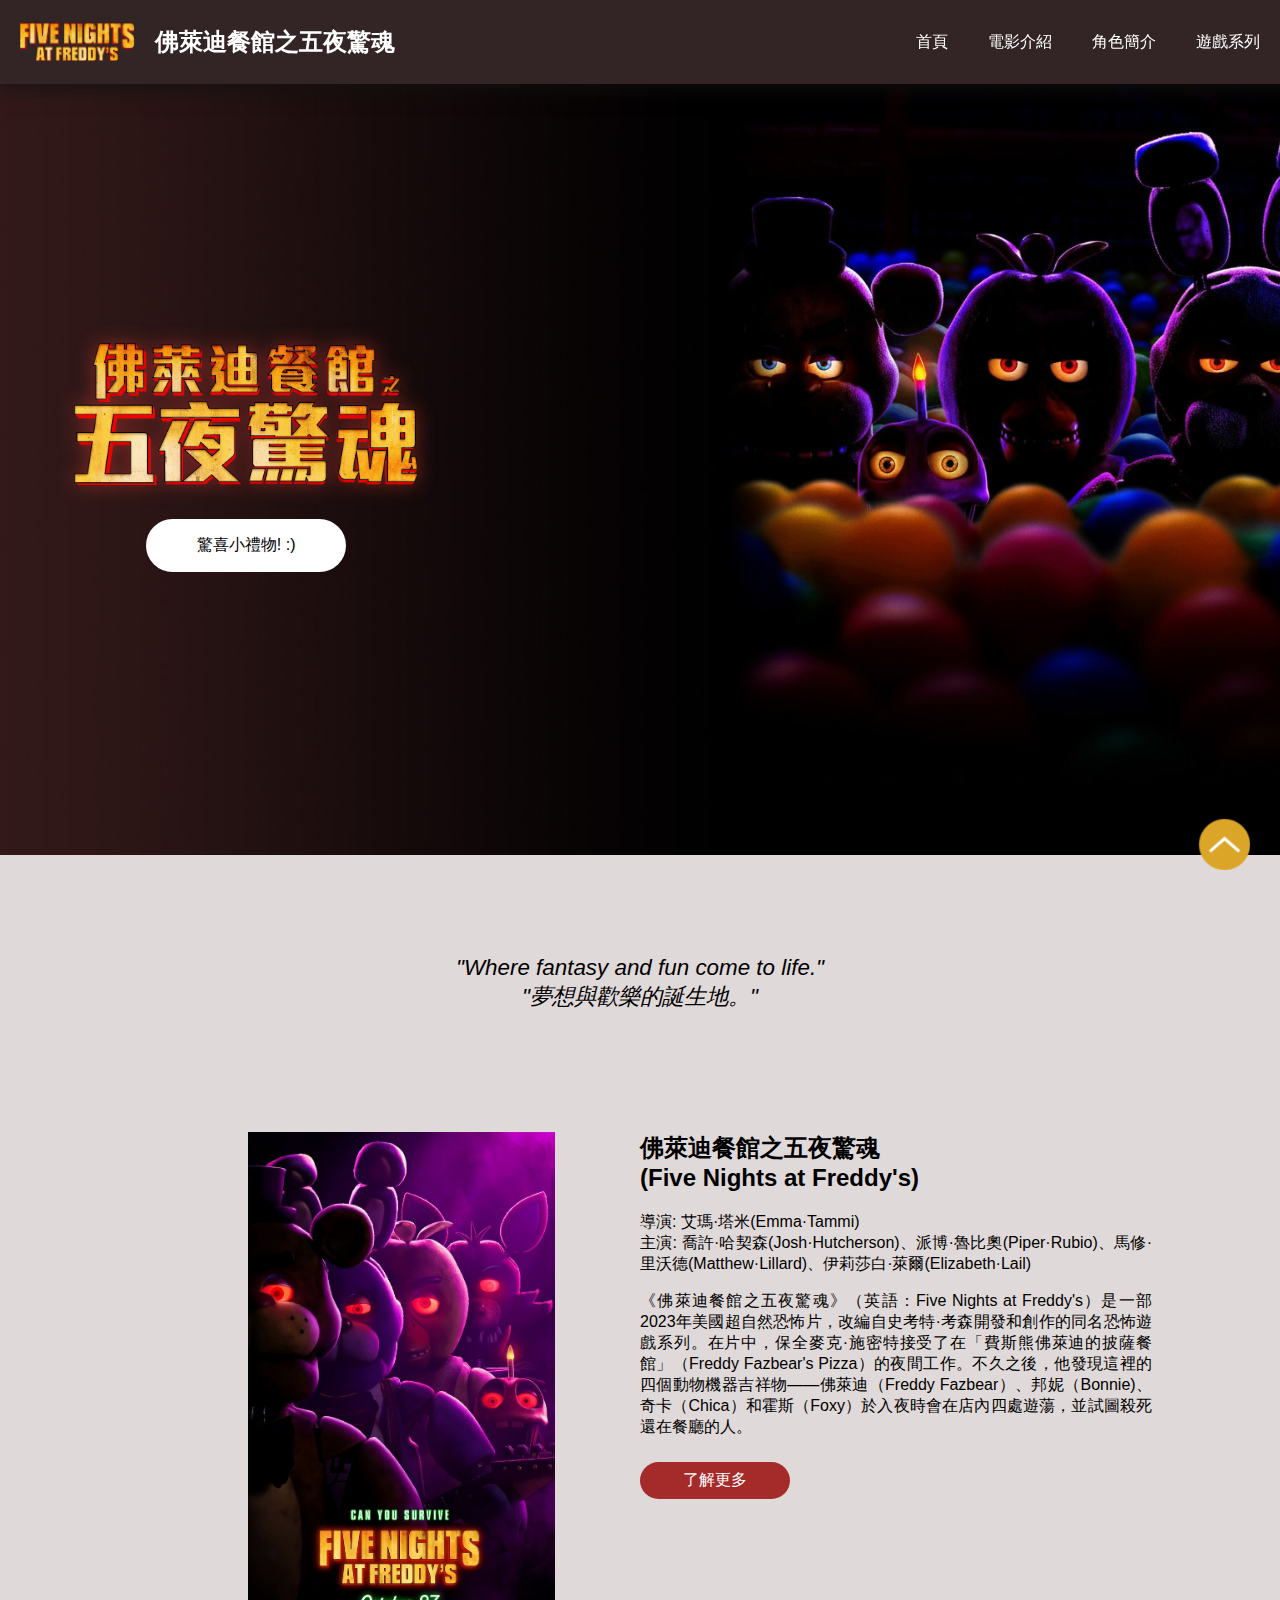
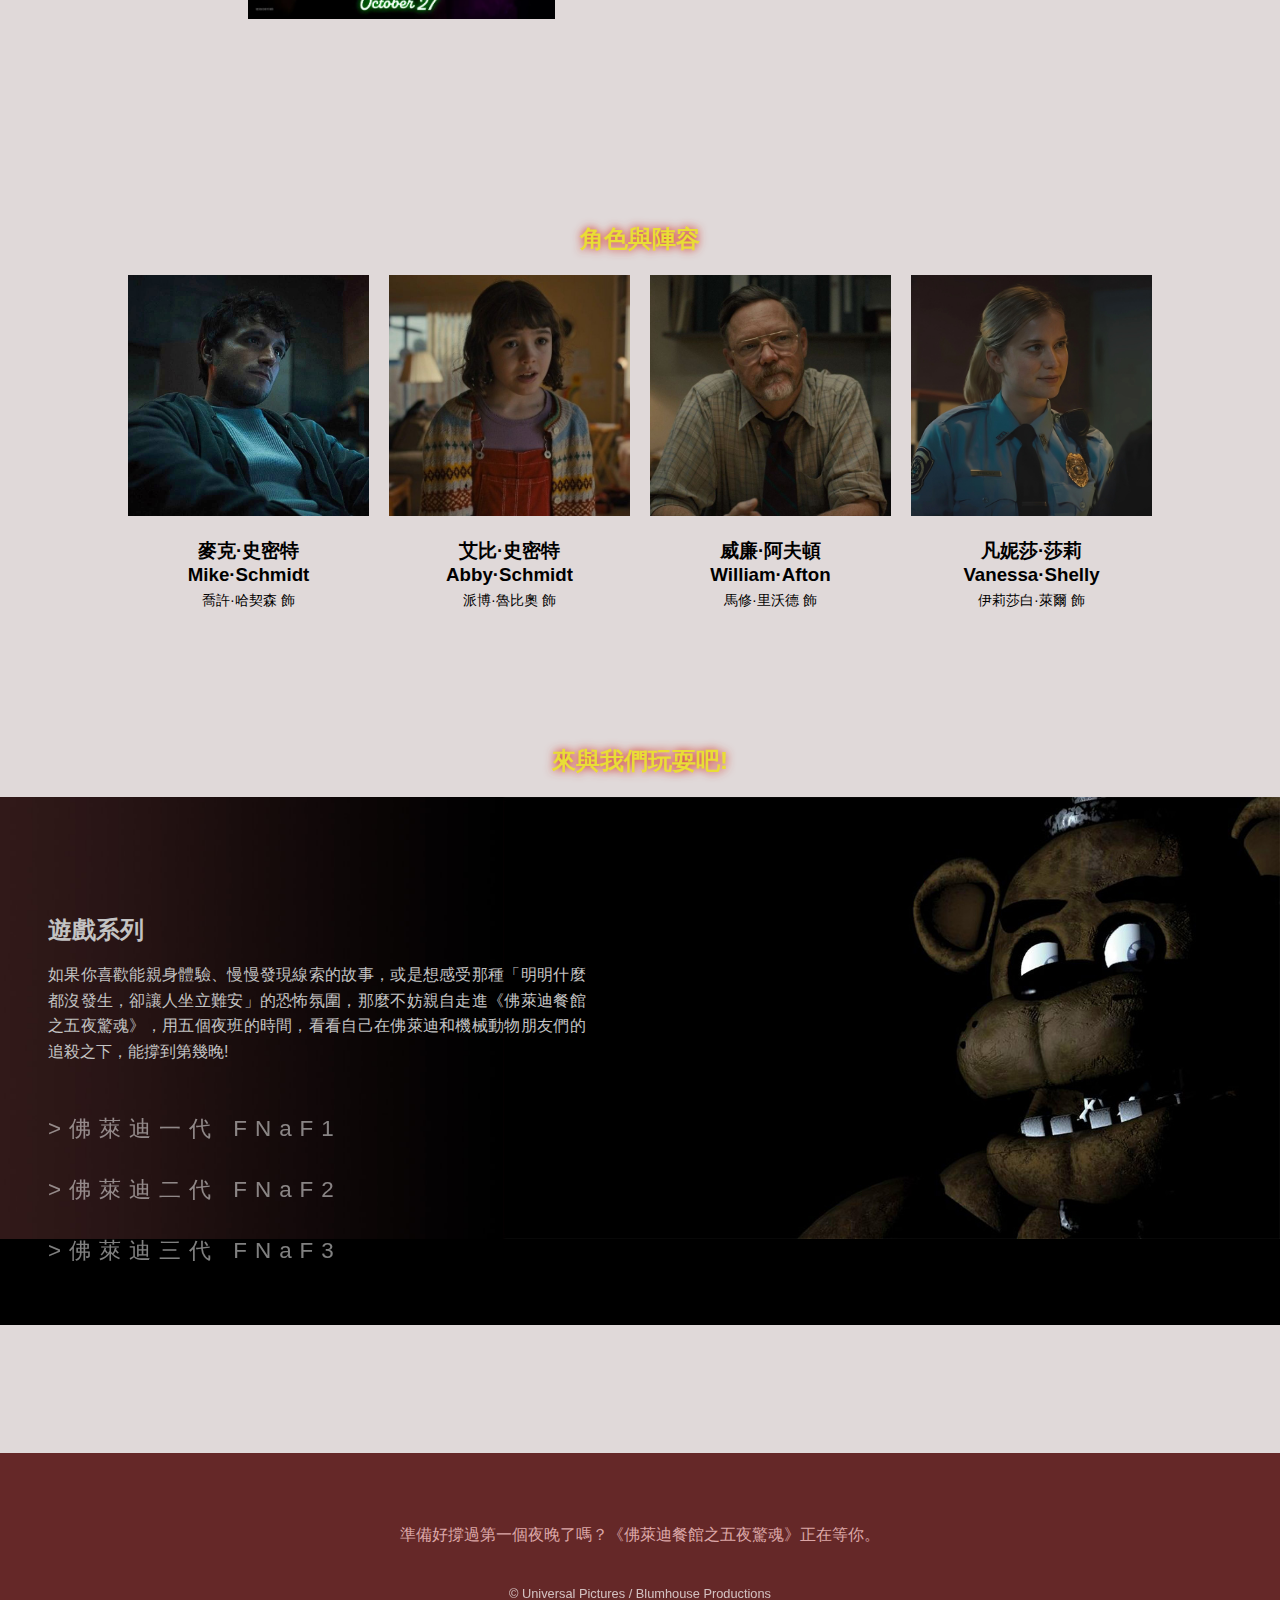
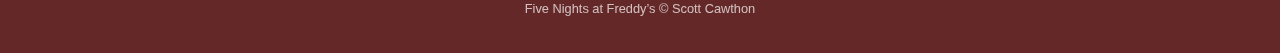
<file: index.html>
<!DOCTYPE html>
<html lang="TW">

<head>
    <meta charset="UTF-8">
    <meta name="viewport" content="width=device-width, initial-scale=1.0">
    <title>Five Nights at Freddy's</title>
    <link rel="stylesheet" href="style.css?1.0">
</head>

<body>
    <div class="container">
        <div class="header">
            <div class="title">
                <img src="img/logotype.png" alt="Five Nights at Freddy's Logo" onClick="window.open('index.html','_self')">
                <h1>佛萊迪餐館之五夜驚魂</h1>
            </div>
            <div class="buttons">
                <a href="index.html">首頁</a>
                <a href="page/about.html">電影介紹</a>
                <a href="page/character.html">角色簡介</a>
                <a href="#game_sec">遊戲系列</a>
            </div>
        </div>


        <div class="visual">
            <div class="textarea">
                <div class="logotype">
                    <img src="img/tw-logotype.png" alt="佛萊迪餐館之五夜驚魂">
                </div>

                <div class="gamelink"
                    onClick="window.open('page/jumpscare.html','_blank')">
                    <p>驚喜小禮物! :)</p>
                </div>
            </div>
            <div class="void_visual"></div>
        </div>
    </div>


    <div class="content">
        <div class="intro">
            <i>"Where fantasy and fun come to life."</i>
            <br>
            <i>"夢想與歡樂的誕生地。"</i>
        </div>

        <div class="about">
            <div class="imgarea">
                <img src="img/movie_poster.jpg" alt="fnaf movie poster">
            </div>
            <div class="textarea">
                <h2>佛萊迪餐館之五夜驚魂<br>(Five Nights at Freddy's)</h2>
                <p>導演: 艾瑪·塔米(Emma·Tammi)<br>主演:
                    喬許·哈契森(Josh·Hutcherson)、派博·魯比奧(Piper·Rubio)、馬修·里沃德(Matthew·Lillard)、伊莉莎白·萊爾(Elizabeth·Lail)</p>
                <p>《佛萊迪餐館之五夜驚魂》（英語：Five Nights at
                    Freddy's）是一部2023年美國超自然恐怖片，改編自史考特·考森開發和創作的同名恐怖遊戲系列。在片中，保全麥克·施密特接受了在「費斯熊佛萊迪的披薩餐館」（Freddy Fazbear's
                    Pizza）的夜間工作。不久之後，他發現這裡的四個動物機器吉祥物——佛萊迪（Freddy Fazbear）、邦妮（Bonnie)、
                    奇卡（Chica）和霍斯（Foxy）於入夜時會在店內四處遊蕩，並試圖殺死還在餐廳的人。</p>

                <div class="buttonarea" onClick="window.open('page/about.html','_self')">
                    <div class="btn-item">
                        <p>了解更多</p>
                    </div>
                </div>
            </div>

        </div>
        <div class="character">
            <div class="title">
                <h2>角色與陣容</h2>
            </div>
            <div class="imgarea">
                <div class="char-item">
                    <a href="page/character.html#mike">
                        <img src="img/mike.jpg" alt="mike schmidt">
                    </a>
                    <h3>麥克·史密特<br>Mike·Schmidt</h3>
                    <p>喬許·哈契森 飾</p>
                </div>
                <div class="char-item">
                    <a href="page/character.html#abby">
                        <img src="img/abby.jpg" alt="abby schmidt">
                    </a>
                    <h3>艾比·史密特<br>Abby·Schmidt</h3>
                    <p>派博·魯比奧 飾</p>
                </div>
                <div class="char-item">
                    <a href="page/character.html#william">
                        <img src="img/william.jpg" alt="william afton">
                    </a>
                    <h3>威廉·阿夫頓<br>William·Afton</h3>
                    <p>馬修·里沃德 飾</p>
                </div>
                <div class="char-item">
                    <a href="page/character.html#vanessa">
                        <img src="img/vanessa.jpg" alt="vanessa shelly">
                    </a>
                    <h3>凡妮莎·莎莉<br>Vanessa·Shelly</h3>
                    <p>伊莉莎白·萊爾 飾</p>
                </div>
            </div>
        </div>
    </div>

    <div id="game_sec"></div>

    <div class="content_full">
        <div class="game">
            <div class="title">
                <h2>來與我們玩耍吧!</h2>
            </div>
            <div class="gamelist">
                <div class="buttonarea">

                    <div class="textarea">
                        <h2>遊戲系列</h2>
                        <p>如果你喜歡能親身體驗、慢慢發現線索的故事，或是想感受那種「明明什麼都沒發生，卻讓人坐立難安」的恐怖氛圍，那麼不妨親自走進《佛萊迪餐館之五夜驚魂》，用五個夜班的時間，看看自己在佛萊迪和機械動物朋友們的追殺之下，能撐到第幾晚!
                        </p>
                    </div>
                    <div class="btn-item x1" onClick="window.open('https://store.steampowered.com/app/319510/Five_Nights_at_Freddys/?l=tchinese','_blank')">
                        <p>>佛萊迪一代 FNaF1</p>
                    </div>
                    <div class="btn-item x2" onClick="window.open('https://store.steampowered.com/app/332800/Five_Nights_at_Freddys_2/?l=tchinese','_blank')">
                        <p>>佛萊迪二代 FNaF2</p>
                    </div>
                    <div class="btn-item x3" onClick="window.open('https://store.steampowered.com/app/354140/Five_Nights_at_Freddys_3/?l=tchinese','_blank')">
                        <p>>佛萊迪三代 FNaF3</p>
                    </div>
                </div>

            </div>
        </div>
    </div>

    <div class="container">
        <div class="footer">
            <div class="text-item y1">
                <p>準備好撐過第一個夜晚了嗎？《佛萊迪餐館之五夜驚魂》正在等你。</p>
            </div>
            <div class="text-item y2">
                <p>© Universal Pictures / Blumhouse Productions<br>Five Nights at Freddy’s © Scott Cawthon</p>
            </div>


        </div>
    </div>

    <div class="top">
        <a href="#top"><img src="img/arrow.png" alt="to top icon"></a>
    </div>

</body>

</html>
</file>
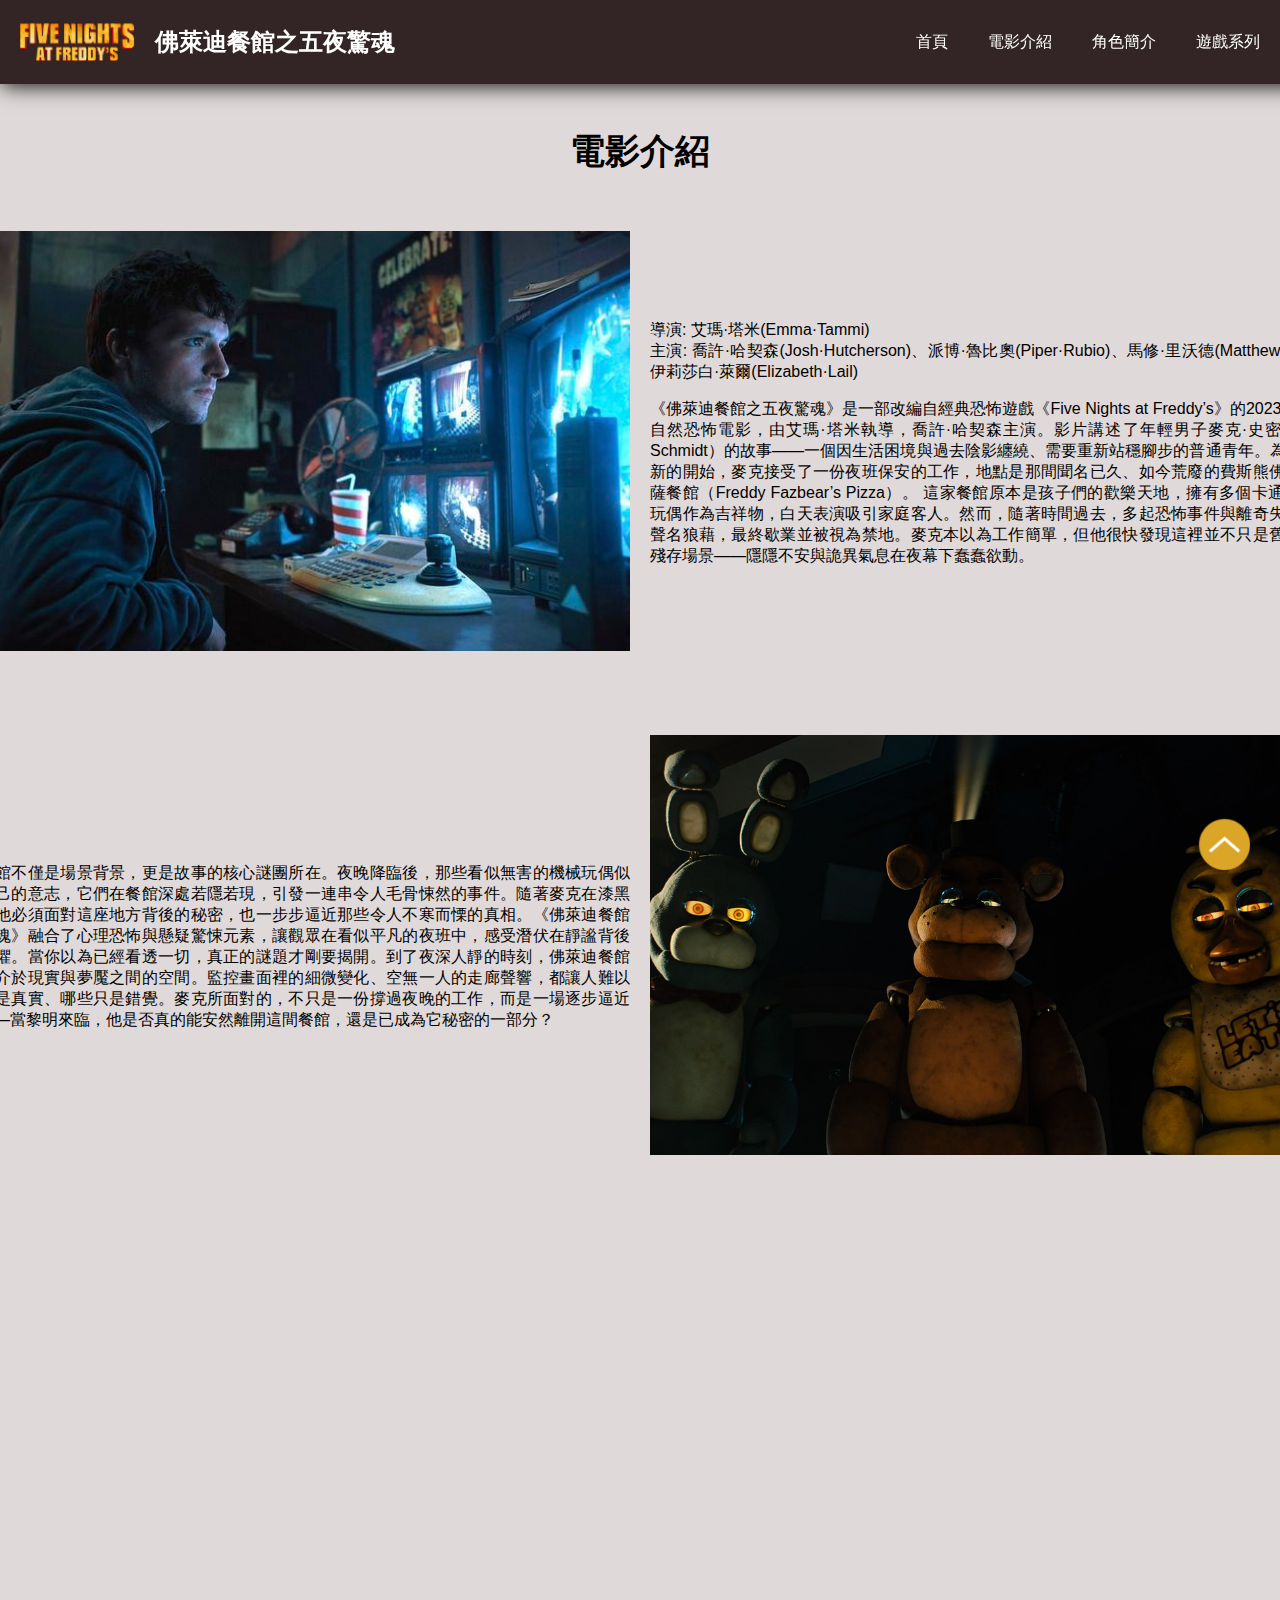
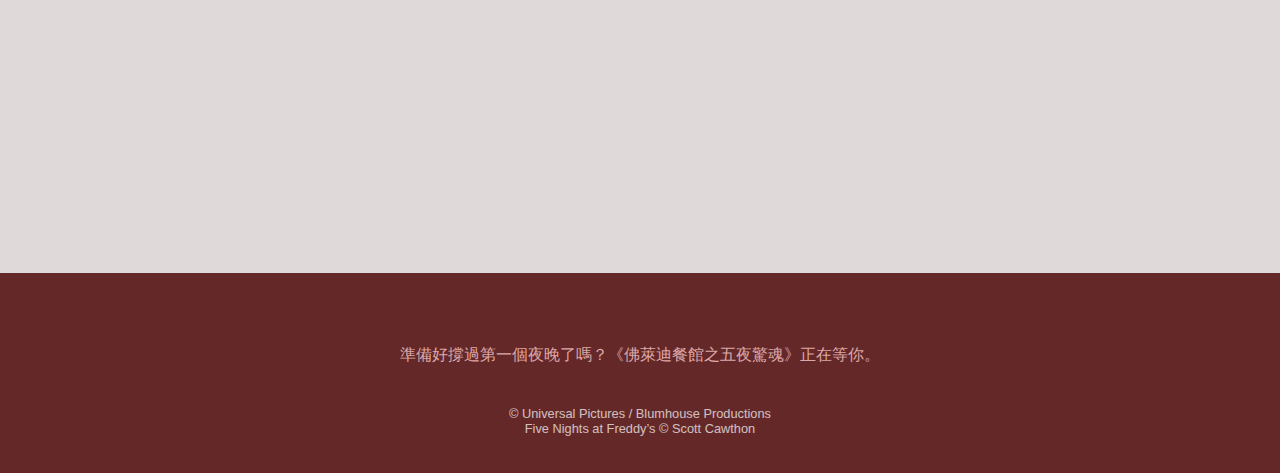
<file: about.html>
<!DOCTYPE html>
<html lang="TW">

<head>
    <meta charset="UTF-8">
    <meta name="viewport" content="width=device-width, initial-scale=1.0">
    <title>FNaF-About</title>
    <link rel="stylesheet" href="../style.css?1.0">
</head>

<body>
    <div class="container">
        <div class="header">
            <div class="title">
                <img src="../img/logotype.png" alt="Five Nights at Freddy's Logo" onClick="window.open('../index.html','_self')">
                <h1>佛萊迪餐館之五夜驚魂</h1>
            </div>
            <div class="buttons">
                <a href="../index.html">首頁</a>
                <a href="about.html">電影介紹</a>
                <a href="character.html">角色簡介</a>
                <a href="../index.html#game_sec">遊戲系列</a>
            </div>
        </div>
    </div>

    <div class="content">
        <div class="abouttitle">
            <h1>電影介紹</h1>
        </div>
        <div class="introduction">
            <div class="about-item z1">
                <img src="../img/scene1.jpg" alt="Mike as security guard">
            </div>
            <div class="about-item z2">
                <p>導演: 艾瑪·塔米(Emma·Tammi)<br>主演:
                    喬許·哈契森(Josh·Hutcherson)、派博·魯比奧(Piper·Rubio)、馬修·里沃德(Matthew·Lillard)、伊莉莎白·萊爾(Elizabeth·Lail)</p>
                <p>《佛萊迪餐館之五夜驚魂》是一部改編自經典恐怖遊戲《Five Nights at Freddy’s》的2023
                    年美國超自然恐怖電影，由艾瑪·塔米執導，喬許·哈契森主演。影片講述了年輕男子麥克·史密特（Mike
                    Schmidt）的故事——一個因生活困境與過去陰影纏繞、需要重新站穩腳步的普通青年。為了生計與新的開始，麥克接受了一份夜班保安的工作，地點是那間聞名已久、如今荒廢的費斯熊佛萊迪的披薩餐館（Freddy Fazbear’s Pizza）。
                    這家餐館原本是孩子們的歡樂天地，擁有多個卡通動物機械玩偶作為吉祥物，白天表演吸引家庭客人。然而，隨著時間過去，多起恐怖事件與離奇失蹤讓這裡聲名狼藉，最終歇業並被視為禁地。麥克本以為工作簡單，但他很快發現這裡並不只是舊日歡樂的殘存場景——隱隱不安與詭異氣息在夜幕下蠢蠢欲動。
                </p>
            </div>
            <div class="about-item z3">
                <img src="../img/scene2.jpg" alt="the animatronics">
            </div>
            <div class="about-item z4">
                <p>佛萊迪餐館不僅是場景背景，更是故事的核心謎團所在。夜晚降臨後，那些看似無害的機械玩偶似乎有了自己的意志，它們在餐館深處若隱若現，引發一連串令人毛骨悚然的事件。隨著麥克在漆黑中摸索，他必須面對這座地方背後的秘密，也一步步逼近那些令人不寒而慄的真相。《佛萊迪餐館之五夜驚魂》融合了心理恐怖與懸疑驚悚元素，讓觀眾在看似平凡的夜班中，感受潛伏在靜謐背後的未知恐懼。當你以為已經看透一切，真正的謎題才剛要揭開。到了夜深人靜的時刻，佛萊迪餐館彷彿成了介於現實與夢魘之間的空間。監控畫面裡的細微變化、空無一人的走廊聲響，都讓人難以分辨哪些是真實、哪些只是錯覺。麥克所面對的，不只是一份撐過夜晚的工作，而是一場逐步逼近的試煉——當黎明來臨，他是否真的能安然離開這間餐館，還是已成為它秘密的一部分？
                </p>
            </div>
        </div>
    </div>

    <div class="trailer">
        <iframe width="800" height="450" src="https://www.youtube.com/embed/lyt0Kt2vR-8?si=E_TC_9_2MM7zmPBo" title="YouTube video player" frameborder="0" allow="accelerometer; autoplay; clipboard-write; encrypted-media; gyroscope; picture-in-picture; web-share" referrerpolicy="strict-origin-when-cross-origin" allowfullscreen></iframe>   
    </div>



    <div class="container">
        <div class="footer">
            <div class="text-item y1">
                <p>準備好撐過第一個夜晚了嗎？《佛萊迪餐館之五夜驚魂》正在等你。</p>
            </div>
            <div class="text-item y2">
                <p>© Universal Pictures / Blumhouse Productions<br>Five Nights at Freddy’s © Scott Cawthon</p>
            </div>


        </div>
    </div>
    
    <div class="top">
        <a href="#top"><img src="../img/arrow.png" alt="to top icon"></a>
    </div>
</body>

</html>
</file>
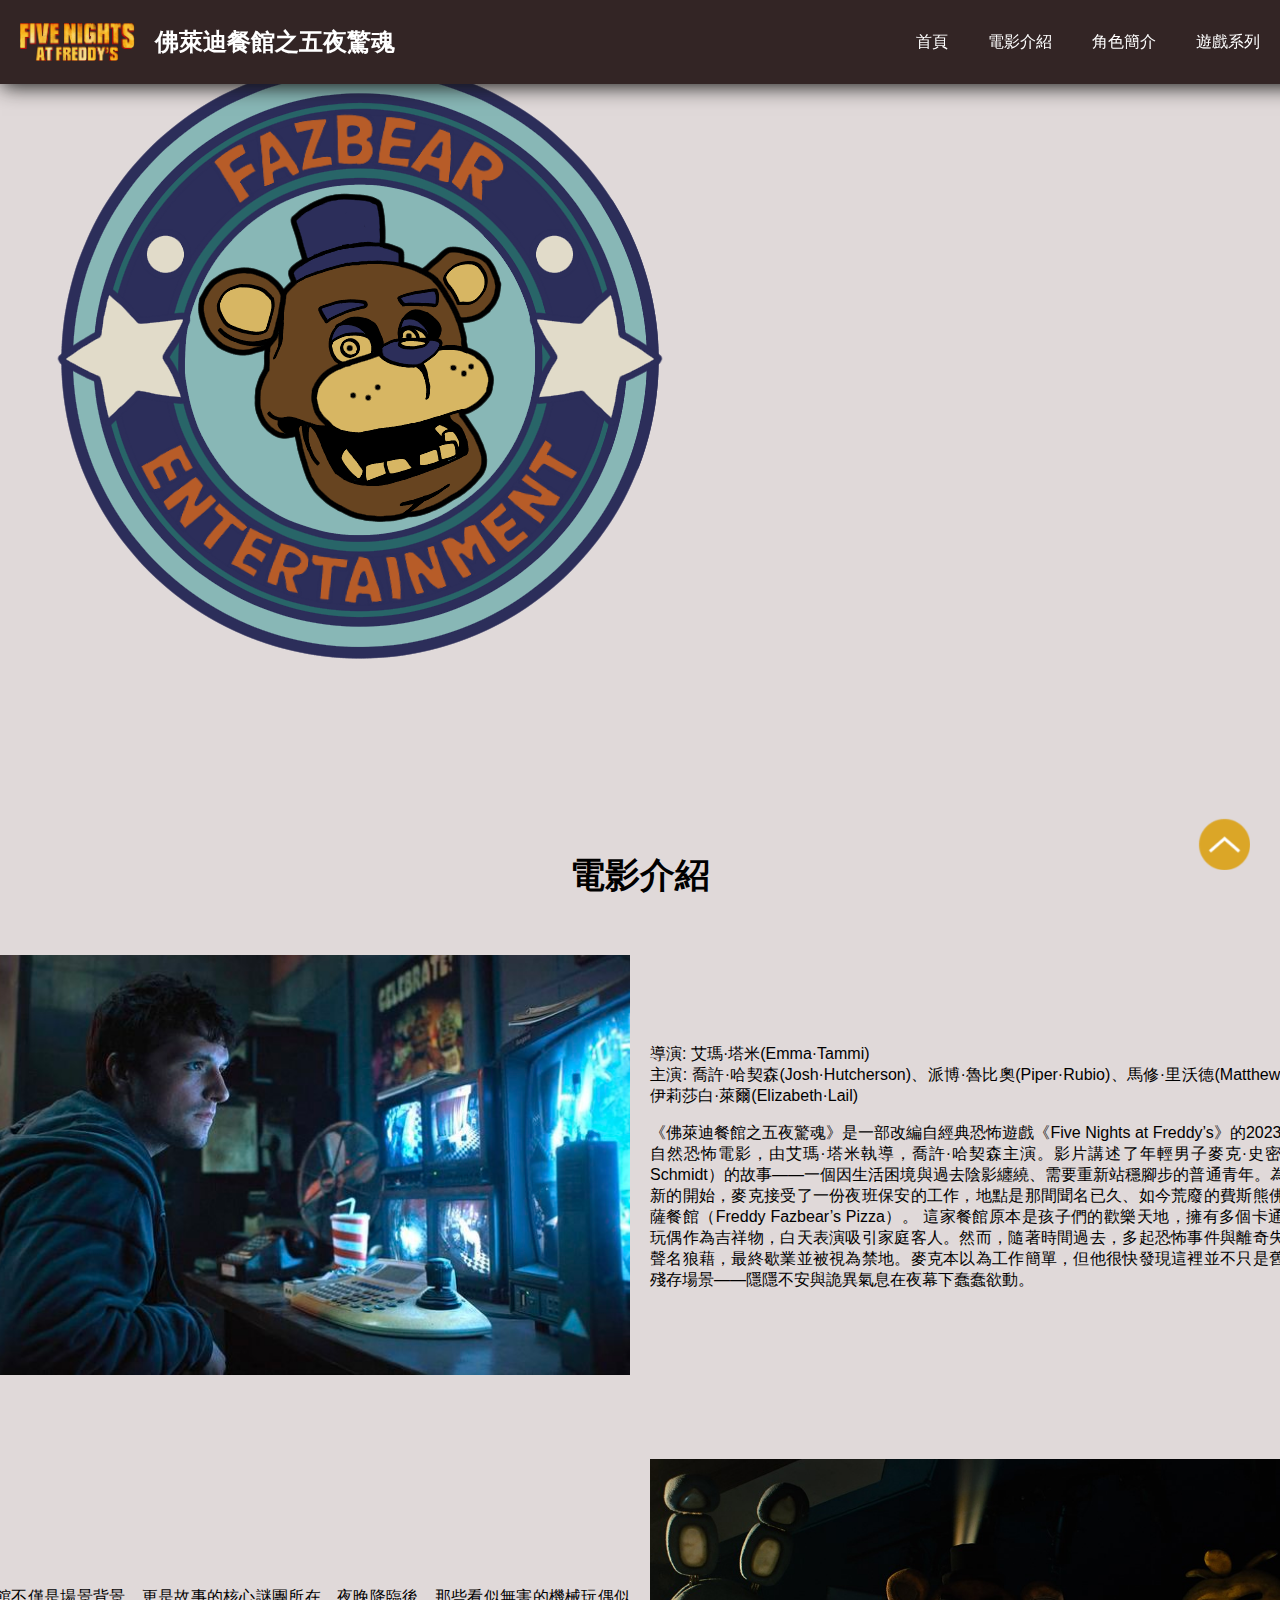
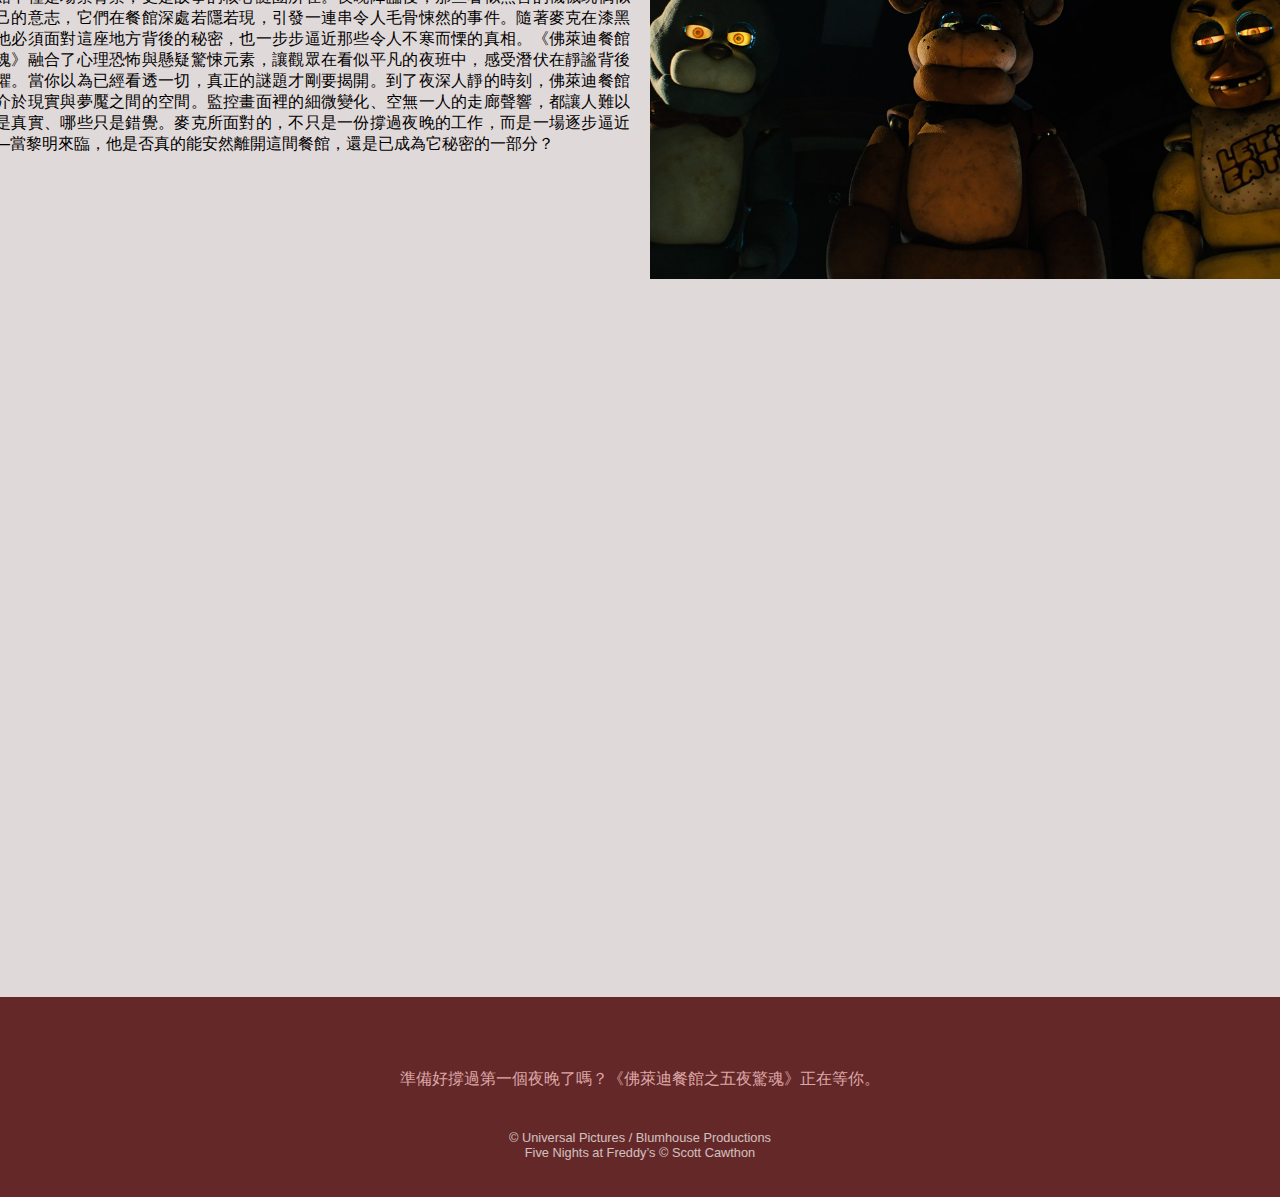
<file: page/about.html>
<!DOCTYPE html>
<html lang="TW">

<head>
    <meta charset="UTF-8">
    <meta name="viewport" content="width=device-width, initial-scale=1.0">
    <title>FNaF-About</title>
    <link rel="stylesheet" href="../style.css?1.1">
</head>

<body>
    <div class="img-bg">
        <img class="bg" src="../img/fz_entertainment.png" alt="bg image">
    </div>
    <div class="container">
        <div class="header">
            <div class="title">
                <img src="../img/logotype.png" alt="Five Nights at Freddy's Logo"
                    onClick="window.open('../index.html','_self')">
                <h1>佛萊迪餐館之五夜驚魂</h1>
            </div>
            <div class="buttons">
                <a href="../index.html">首頁</a>
                <a href="about.html">電影介紹</a>
                <a href="character.html">角色簡介</a>
                <a href="../index.html#game_sec">遊戲系列</a>
            </div>
        </div>


        <div class="content">
            <div class="abouttitle">
                <h1>電影介紹</h1>
            </div>
            <div class="introduction">
                <div class="about-item z1">
                    <img src="../img/scene1.jpg" alt="Mike as security guard">
                </div>
                <div class="about-item z2">
                    <p>導演: 艾瑪·塔米(Emma·Tammi)<br>主演:
                        喬許·哈契森(Josh·Hutcherson)、派博·魯比奧(Piper·Rubio)、馬修·里沃德(Matthew·Lillard)、伊莉莎白·萊爾(Elizabeth·Lail)</p>
                    <p>《佛萊迪餐館之五夜驚魂》是一部改編自經典恐怖遊戲《Five Nights at Freddy’s》的2023
                        年美國超自然恐怖電影，由艾瑪·塔米執導，喬許·哈契森主演。影片講述了年輕男子麥克·史密特（Mike
                        Schmidt）的故事——一個因生活困境與過去陰影纏繞、需要重新站穩腳步的普通青年。為了生計與新的開始，麥克接受了一份夜班保安的工作，地點是那間聞名已久、如今荒廢的費斯熊佛萊迪的披薩餐館（Freddy
                        Fazbear’s Pizza）。
                        這家餐館原本是孩子們的歡樂天地，擁有多個卡通動物機械玩偶作為吉祥物，白天表演吸引家庭客人。然而，隨著時間過去，多起恐怖事件與離奇失蹤讓這裡聲名狼藉，最終歇業並被視為禁地。麥克本以為工作簡單，但他很快發現這裡並不只是舊日歡樂的殘存場景——隱隱不安與詭異氣息在夜幕下蠢蠢欲動。
                    </p>
                </div>
                <div class="about-item z3">
                    <img src="../img/scene2.jpg" alt="the animatronics">
                </div>
                <div class="about-item z4">
                    <p>佛萊迪餐館不僅是場景背景，更是故事的核心謎團所在。夜晚降臨後，那些看似無害的機械玩偶似乎有了自己的意志，它們在餐館深處若隱若現，引發一連串令人毛骨悚然的事件。隨著麥克在漆黑中摸索，他必須面對這座地方背後的秘密，也一步步逼近那些令人不寒而慄的真相。《佛萊迪餐館之五夜驚魂》融合了心理恐怖與懸疑驚悚元素，讓觀眾在看似平凡的夜班中，感受潛伏在靜謐背後的未知恐懼。當你以為已經看透一切，真正的謎題才剛要揭開。到了夜深人靜的時刻，佛萊迪餐館彷彿成了介於現實與夢魘之間的空間。監控畫面裡的細微變化、空無一人的走廊聲響，都讓人難以分辨哪些是真實、哪些只是錯覺。麥克所面對的，不只是一份撐過夜晚的工作，而是一場逐步逼近的試煉——當黎明來臨，他是否真的能安然離開這間餐館，還是已成為它秘密的一部分？
                    </p>
                </div>
            </div>
        </div>

        <div class="trailer">
            <iframe width="800" height="450" src="https://www.youtube.com/embed/lyt0Kt2vR-8?si=E_TC_9_2MM7zmPBo"
                title="YouTube video player" frameborder="0"
                allow="accelerometer; autoplay; clipboard-write; encrypted-media; gyroscope; picture-in-picture; web-share"
                referrerpolicy="strict-origin-when-cross-origin" allowfullscreen></iframe>
        </div>



        <div class="footer">
            <div class="text-item y1">
                <p>準備好撐過第一個夜晚了嗎？《佛萊迪餐館之五夜驚魂》正在等你。</p>
            </div>
            <div class="text-item y2">
                <p>© Universal Pictures / Blumhouse Productions<br>Five Nights at Freddy’s © Scott Cawthon</p>
            </div>


        </div>
    </div>

    <div class="top">
        <a href="#top"><img src="../img/arrow.png" alt="to top icon"></a>
    </div>
</body>

</html>
</file>
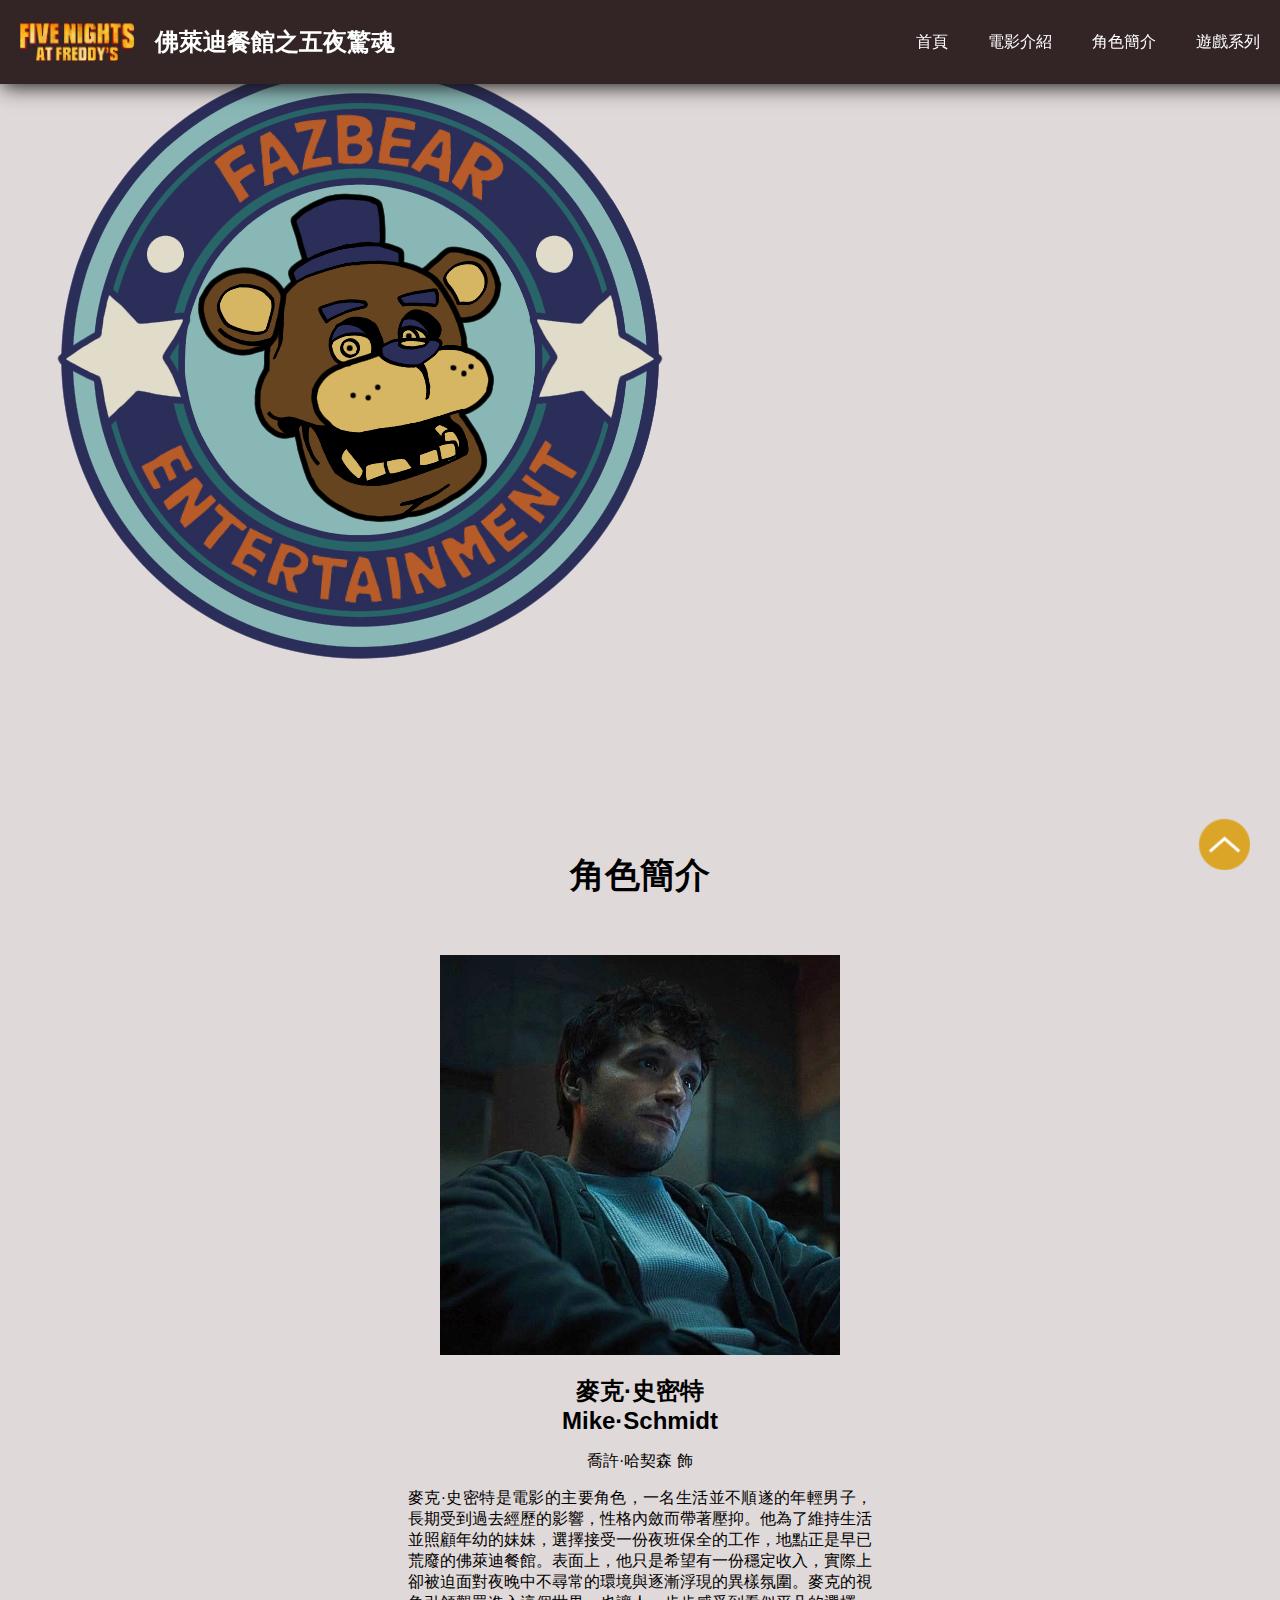
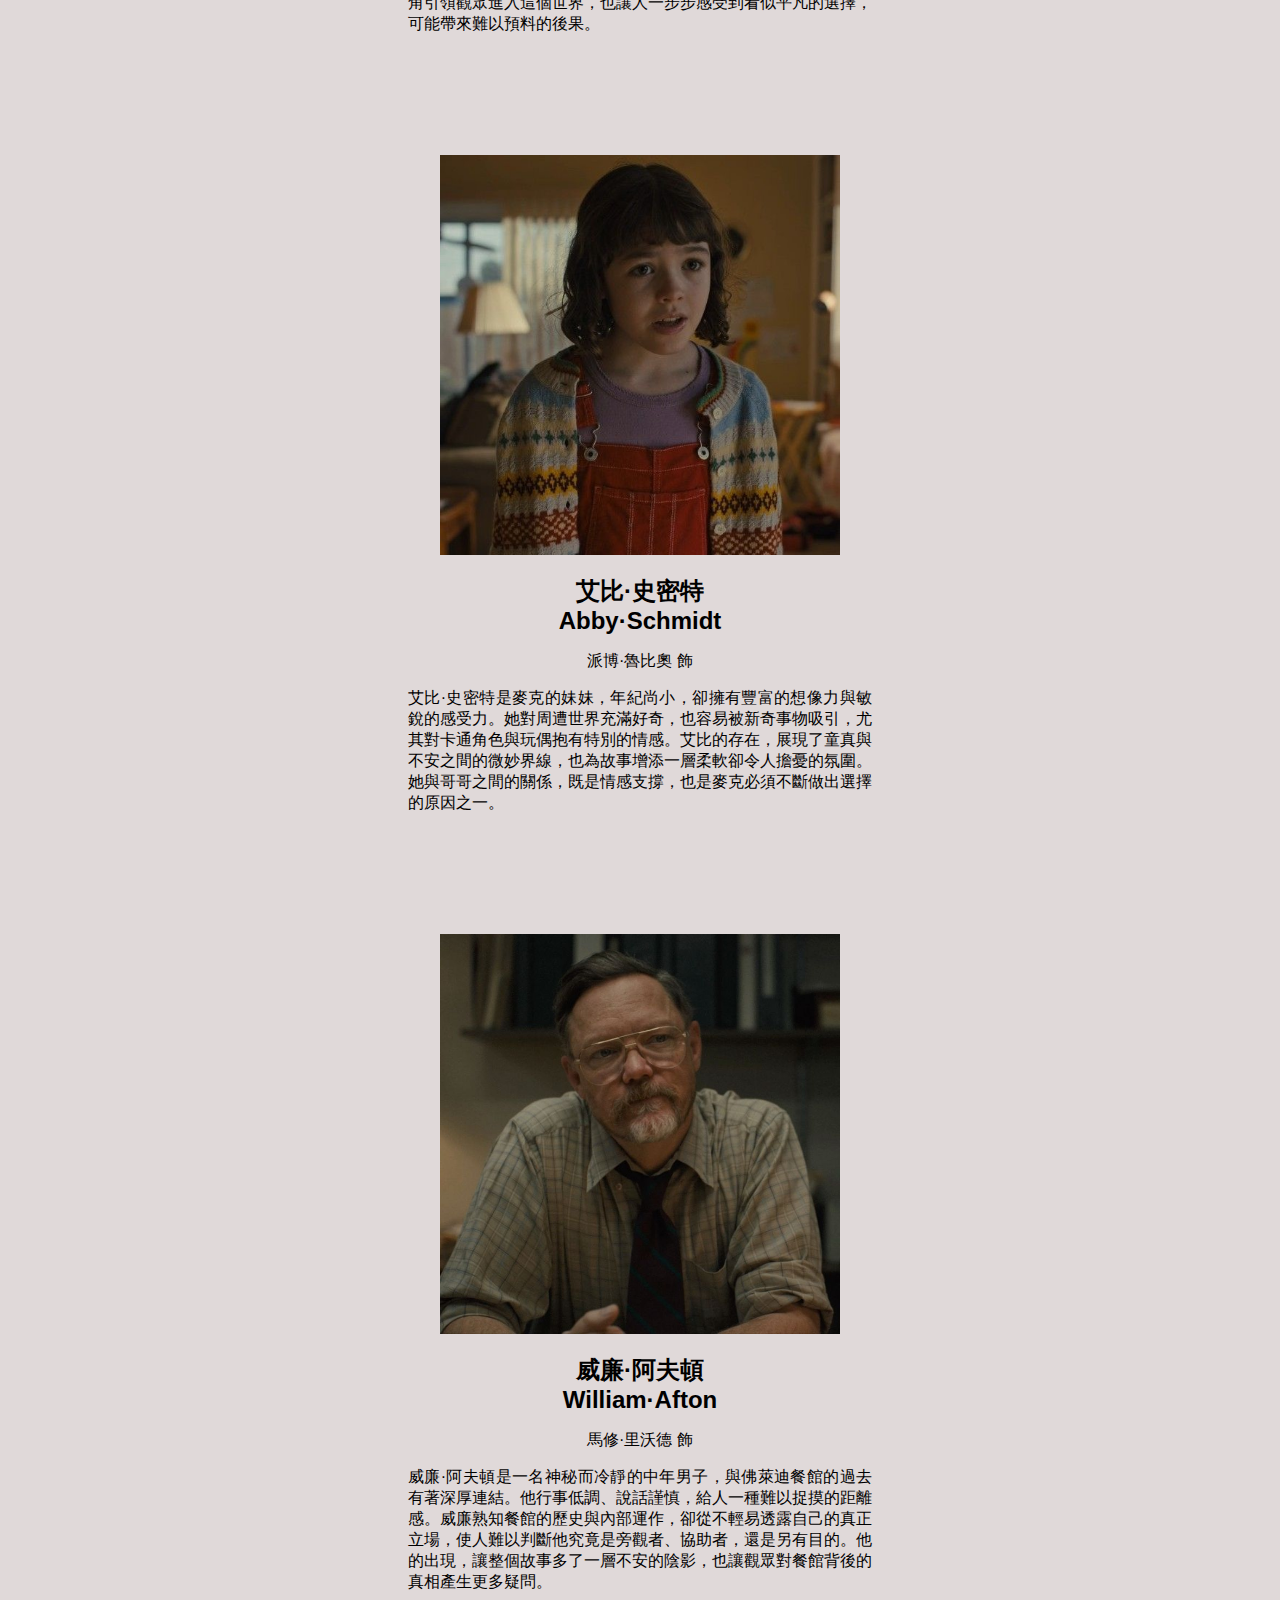
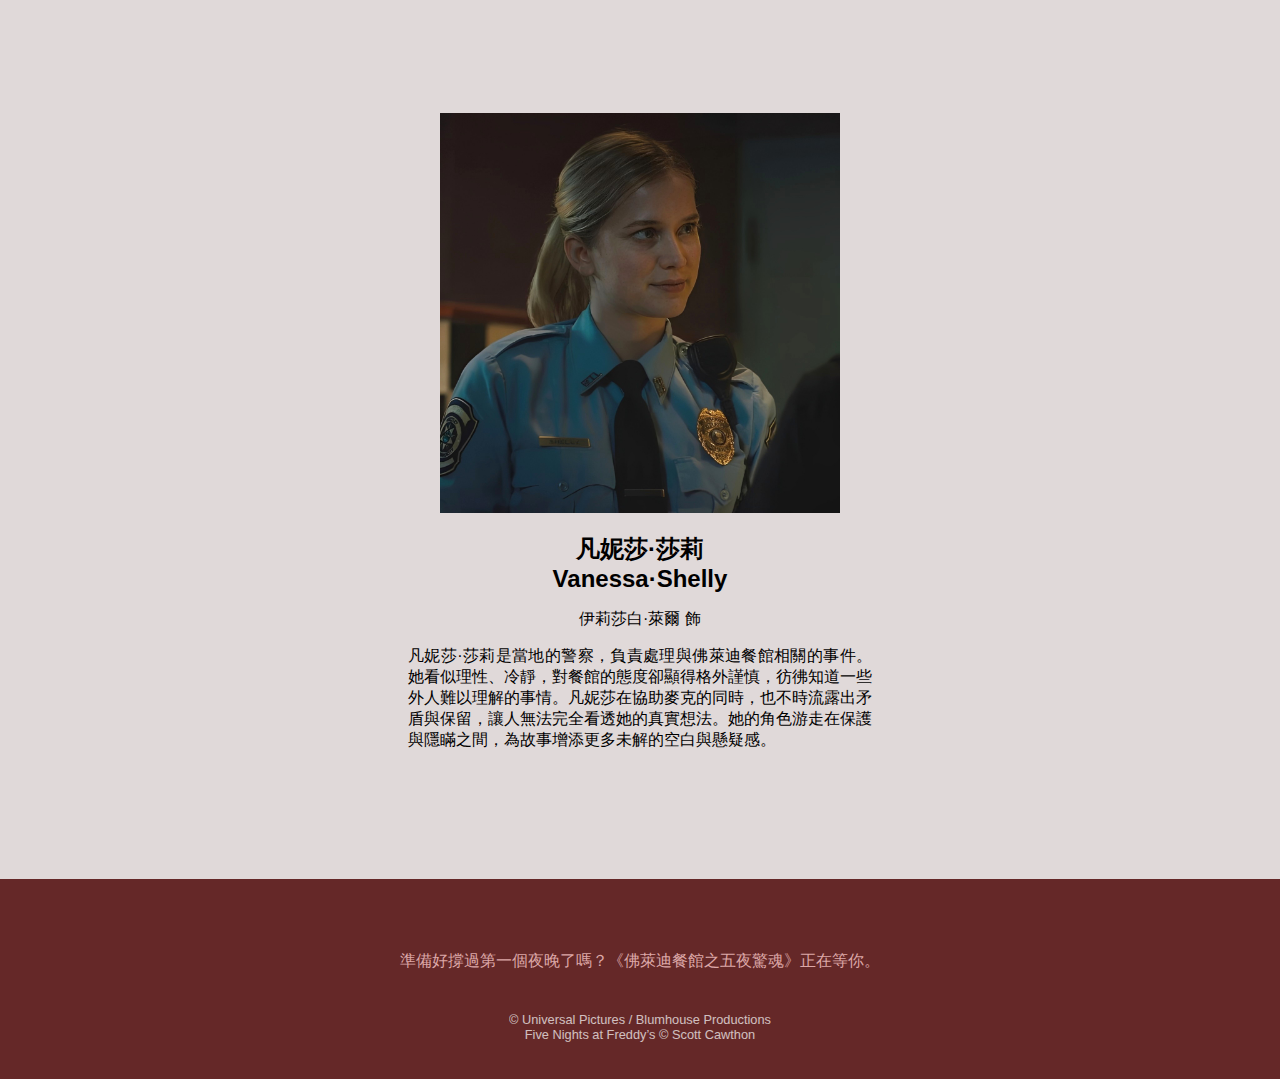
<file: page/character.html>
<!DOCTYPE html>
<html lang="TW">

<head>
    <meta charset="UTF-8">
    <meta name="viewport" content="width=device-width, initial-scale=1.0">
    <title>FNaF-Characters</title>
    <link rel="stylesheet" href="../style.css?1.1">
</head>

<body>
    <div class="img-bg">
        <img class="bg" src="../img/fz_entertainment.png" alt="bg image">
    </div>
    <div class="container">
        <div class="header">
            <div class="title">
                <img src="../img/logotype.png" alt="Five Nights at Freddy's Logo"
                    onClick="window.open('../index.html','_self')">
                <h1>佛萊迪餐館之五夜驚魂</h1>
            </div>
            <div class="buttons">
                <a href="../index.html">首頁</a>
                <a href="about.html">電影介紹</a>
                <a href="character.html">角色簡介</a>
                <a href="../index.html#game_sec">遊戲系列</a>
            </div>
        </div>

        <div class="content">
            <div class="chartitle">
                <h1>角色簡介</h1>
            </div>

            <div id="mike"></div>

            <div class="char-info">
                <div class="charphoto">
                    <img src="../img/mike.jpg" alt="mike schmidt">
                </div>
                <div class="chardesc">
                    <h2>麥克·史密特<br>Mike·Schmidt</h2>
                    <p>喬許·哈契森 飾</p>
                    <div class="info">
                        <p>麥克·史密特是電影的主要角色，一名生活並不順遂的年輕男子，長期受到過去經歷的影響，性格內斂而帶著壓抑。他為了維持生活並照顧年幼的妹妹，選擇接受一份夜班保全的工作，地點正是早已荒廢的佛萊迪餐館。表面上，他只是希望有一份穩定收入，實際上卻被迫面對夜晚中不尋常的環境與逐漸浮現的異樣氛圍。麥克的視角引領觀眾進入這個世界，也讓人一步步感受到看似平凡的選擇，可能帶來難以預料的後果。
                        </p>
                    </div>
                </div>
            </div>

            <div id="abby"></div>

            <div class="char-info">
                <div class="charphoto">
                    <img src="../img/abby.jpg" alt="abby schmidt">
                </div>
                <div class="chardesc">
                    <h2>艾比·史密特<br>Abby·Schmidt</h2>
                    <p>派博·魯比奧 飾</p>
                    <div class="info">
                        <p>艾比·史密特是麥克的妹妹，年紀尚小，卻擁有豐富的想像力與敏銳的感受力。她對周遭世界充滿好奇，也容易被新奇事物吸引，尤其對卡通角色與玩偶抱有特別的情感。艾比的存在，展現了童真與不安之間的微妙界線，也為故事增添一層柔軟卻令人擔憂的氛圍。她與哥哥之間的關係，既是情感支撐，也是麥克必須不斷做出選擇的原因之一。
                        </p>
                    </div>
                </div>
            </div>

            <div id="william"></div>

            <div class="char-info">
                <div class="charphoto">
                    <img src="../img/william.jpg" alt="william afton">
                </div>
                <div class="chardesc">
                    <h2>威廉·阿夫頓<br>William·Afton</h2>
                    <p>馬修·里沃德 飾</p>
                    <div class="info">
                        <p>威廉·阿夫頓是一名神秘而冷靜的中年男子，與佛萊迪餐館的過去有著深厚連結。他行事低調、說話謹慎，給人一種難以捉摸的距離感。威廉熟知餐館的歷史與內部運作，卻從不輕易透露自己的真正立場，使人難以判斷他究竟是旁觀者、協助者，還是另有目的。他的出現，讓整個故事多了一層不安的陰影，也讓觀眾對餐館背後的真相產生更多疑問。
                        </p>
                    </div>
                </div>
            </div>

            <div id="vanessa"></div>

            <div class="char-info">
                <div class="charphoto">
                    <img src="../img/vanessa.jpg" alt="vanessa shelly">
                </div>
                <div class="chardesc">
                    <h2>凡妮莎·莎莉<br>Vanessa·Shelly</h2>
                    <p>伊莉莎白·萊爾 飾</p>
                    <div class="info">
                        <p>凡妮莎·莎莉是當地的警察，負責處理與佛萊迪餐館相關的事件。她看似理性、冷靜，對餐館的態度卻顯得格外謹慎，彷彿知道一些外人難以理解的事情。凡妮莎在協助麥克的同時，也不時流露出矛盾與保留，讓人無法完全看透她的真實想法。她的角色游走在保護與隱瞞之間，為故事增添更多未解的空白與懸疑感。
                        </p>
                    </div>

                </div>
            </div>
        </div>

        <div class="footer">
            <div class="text-item y1">
                <p>準備好撐過第一個夜晚了嗎？《佛萊迪餐館之五夜驚魂》正在等你。</p>
            </div>
            <div class="text-item y2">
                <p>© Universal Pictures / Blumhouse Productions<br>Five Nights at Freddy’s © Scott Cawthon</p>
            </div>
        </div>
    </div>

    <div class="top">
        <a href="#top"><img src="../img/arrow.png" alt="to top icon"></a>
    </div>
</body>

</html>
</file>
<file: style.css>
body{
    background-color: #e0d9d9;
    font-family: sans-serif; 
    margin: 0
    
}

*{
    cursor: url('https://i.ibb.co/v4FdLy1z/cur0.png'), auto;
}

/*header section------------------------*/

.title img {
    max-width: 15%;
    height: auto;
}

.header {
    display: flex;
    justify-content: space-between;
    align-items: center;
    flex-wrap: wrap;

    position: fixed;
    top: 0;
    left: 0;
    width: 100%;

    padding: 10px 20px;
    background-color: #332525; 
    z-index: 9999;
    box-shadow: 2px 2px 20px #121211;
    color: white;
}

.title {
    display: flex;
    align-items: center;
    gap: 20px;
    flex-basis: 60%;
    /*border: #9d9b9b 2px solid;*/
}

.buttons {
    display: flex;
    gap: 40px;
    flex-basis: 30%;

   /*border: #9d9b9b 2px solid;*/
}

.buttons a{
    color: white;
    text-decoration: none;
}

.buttons a:hover{
    opacity: 0.6; 
}

h1{
    font-size: 1.5rem;
}


/*main visual section------------------------*/

.visual {
    width: 100%;
    height: 95vh;

    display: grid;
    grid-template-columns: 1fr 1.6fr;
    justify-content: center; /*水平置中*/
    align-items: center; /*垂直置中*/

    background: black url(img/main_visual.jpg) no-repeat fixed 0 0/cover;
}



.visual .textarea {
    display: grid;
    margin-top: 60px;
    text-align: center;
    gap: 30px;
}

.logotype img{
    max-width:70%;
    height: auto;

    filter: drop-shadow(0px 0px 10px #e4403870)
}

.gamelink {
    margin:auto;
    width: 200px;
    background-color: #fff;
    border-radius: 40px;
    /*padding: 15px;*/
}

.gamelink p:hover{
    color: #e44038;
    font-weight: bold;

}

/*content size set------------------------*/

.content{
    margin: 100px auto 0 auto;
    width: 80%;
    height: auto;
}

/*intro section------------------------*/

.intro{
    width: 100%;
    height: auto;
    text-align: center;  
}

i{
    font-size: 1.4rem;
}

/*about section------------------------*/

.about{
    display: grid;
    grid-template-columns: repeat(2,1fr);
}

.about img{
    width: 60%;
    height: auto;
    margin: 120px;
}

.about .textarea{
    width: 100%;
    height: auto;
    text-align: justify;
    margin: 100px 0 0;

}

.about .textarea .buttonarea{
    width: 150px;
    height: auto;
    margin-top: 24px;
    background-color: brown;
    border-radius: 40px;

    color: white;
}

.about .textarea .buttonarea .btn-item p{
    text-align: center;
    padding: 8px;
}

.btn-item :hover{
    background-color: rgb(85, 35, 78);
    border-radius: 40px;
    color: #ffffff;
    filter: drop-shadow(0px 0px 10px #ff12df7e);
}

/*character section------------------------*/

.character{
    width: 100%;
    height: auto;
    text-align: center; 
    margin: 60px auto;
}

.character .title{ 
    width: 100%;
    height: auto;
    justify-content: center;
    color: #e9dd36;
    filter: drop-shadow(0px 0px 5px #d21605ef);
    font-size: 1rem;


}

.character .imgarea{
    margin: 0 auto;
    display: grid;
    grid-template-columns: repeat(4,1fr);
    gap: 20px;
}

.char-item img{
    width: 100%;
    height: auto;
    aspect-ratio: 1;
    object-fit: cover;
}

.char-item img:hover{
    transform: scale(1.1);
    transition: all 0.3s ease-in-out;
    filter: brightness(2);
}

.char-item h3{
    margin-bottom: 5px;
}

.char-item p{
    font-size: 0.9rem;
    margin-top: 0;
}

/*game section------------------------*/

.game{
    width: 100%;
    height: 600px;
    text-align: center; 
    margin: 100px 0 0 0;
    overflow: hidden;
}

.game .title{
    justify-content: center;
    color: #e9dd36;
    filter: drop-shadow(0px 0px 5px #d21605ef);
    font-size: 1rem;
}

.game .gamelist{
    width: 100%;
    height: 100vh;
    display: grid;
    grid-template-columns: 1.5fr 1fr;

    background: black url(img/fnaf1_menu.jpg) no-repeat scroll top/contain;
    transition: all 0.1s ease-in-out;
}

.game .gamelist .buttonarea{
    width: 70%;
    height: auto;
    margin-left: 48px;
    gap: 20px;
    color: #fff;
}

.game .gamelist .btn-item p{
    width: fit-content;
    height: auto;
    background-color: rgba(0,0,0,0);
    border-radius: 40px;
    margin: 30px 0 0 0;

    text-align: left;
    letter-spacing: 8px;
    font-size: 1.4rem;

    opacity: 0.5;
    
}

.game .gamelist .btn-item p:hover{
    color: #ff99e9;
    font-weight: bold;
    opacity: 1;
}

.gamelist:has(.x2 p:hover) {
    transition: all 0.1s ease-in-out;
    background: black url(img/fnaf2_menu.jpg) no-repeat scroll top/contain;
}

.gamelist:has(.x3 p:hover) {
    transition: all 0.1s ease-in-out;
    background: black url(img/fnaf3_menu.jpg) no-repeat scroll top/contain;
}

.gamelist .textarea{
    width: 100%;
    height: auto;
    margin: 120px 0 48px;
    text-align: justify;
    color: #c3c3c3;
    font-size: 1em;
    line-height: 1.6rem;
}

/*footer section------------------------*/

.footer{
    height: 88px;
    margin: 10% 0 0 0;
    padding: 56px;
    background-color: #652828;
    color: white;

    text-align: center;
}

.y1 p{
    font-size: 1rem;
    color: #dca7a7;
    margin-bottom: 40px;
}

.y2 p{
    font-size: 0.8rem;
    opacity: 0.7;
}


/*ABOUT----------------------------------------*/

.abouttitle h1{
    margin: 128px 0 56px 0;
    text-align: center;
    font-size: 2.2rem;
}

.about-item img{
    width: 700px;
    height: auto;
    aspect-ratio: 5/3;
    object-fit: cover;
}

.about-item p{
    width: 100%;
    height: fit-content;
    text-align: justify;
}

.introduction{
    justify-content: center;
    gap: 20px;
    row-gap: 80px;
    display: grid;
    grid-template-areas:
        "a b"
        "d c"
}

.z1{
    grid-area: a;
}

.z2{
    height: fit-content;
    margin: auto 0;
    grid-area: b;
}

.z3{
    grid-area: c;
}

.z4{
    height: fit-content;
    margin: auto 0;
    grid-area: d;
}

.trailer{
    display: flex;
    justify-content: center; /*水平置中*/
    align-items: center;
    margin-top: 136px;
}

/*CHARACTERS----------------------------------------*/

.chartitle h1{
    margin: 128px 0 56px 0;
    text-align: center;
    font-size: 2.2rem;
}

.char-info img{
    display: block;
    margin: 0 auto;
    aspect-ratio: 1;
    max-width: 400px;
}

.char-info .chardesc{
    margin: auto;
    text-align: center;
}

.char-info .chardesc h2{
    margin-bottom: 0px;
}

.char-info .chardesc .info p{
    padding: 0 280px;
    text-align: justify;
    margin-bottom: 120px;
}


/*JUMPSCARE----------------------------------------*/

.vid{
    width: 100%;
    height: auto;
    background-color: #121211;
}


.top img{
    position: fixed;
    right: 30px;
    bottom: 30px;
    max-width: 4%;
    height: auto;
}
</file>
